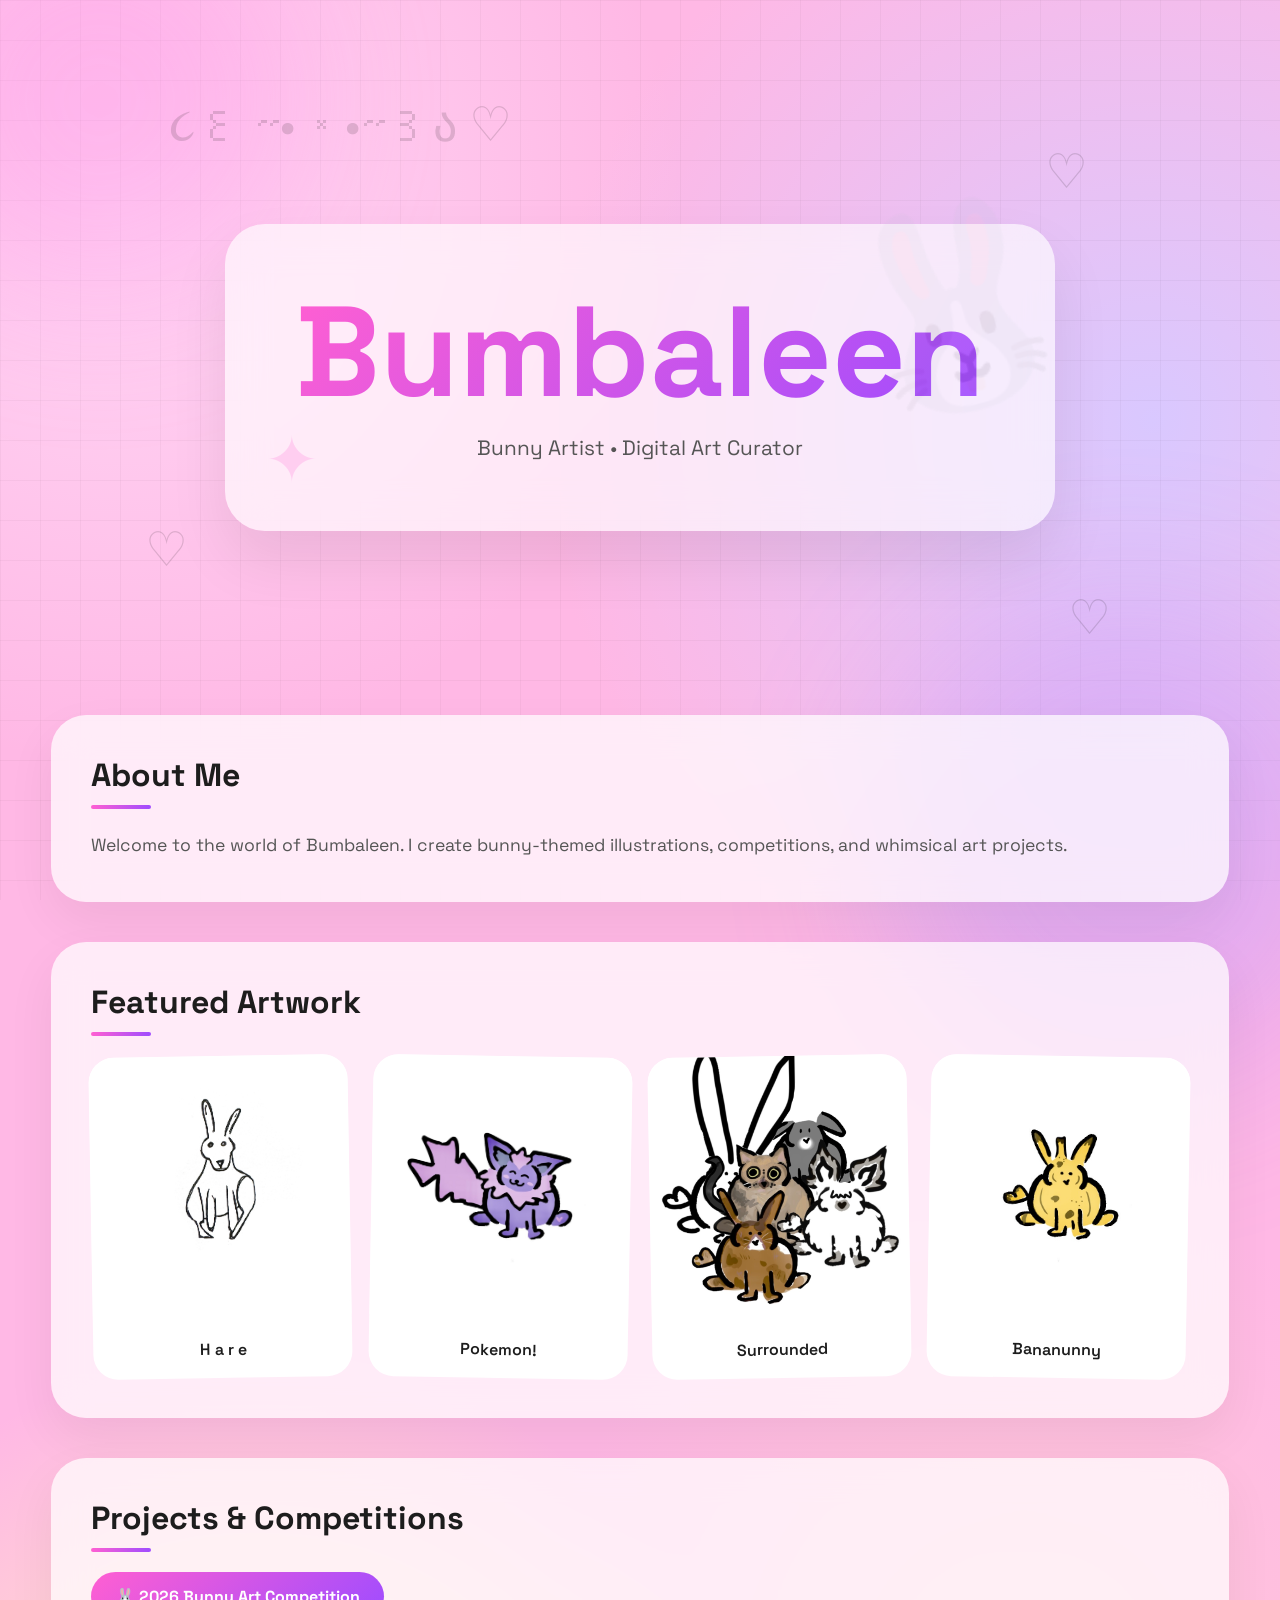
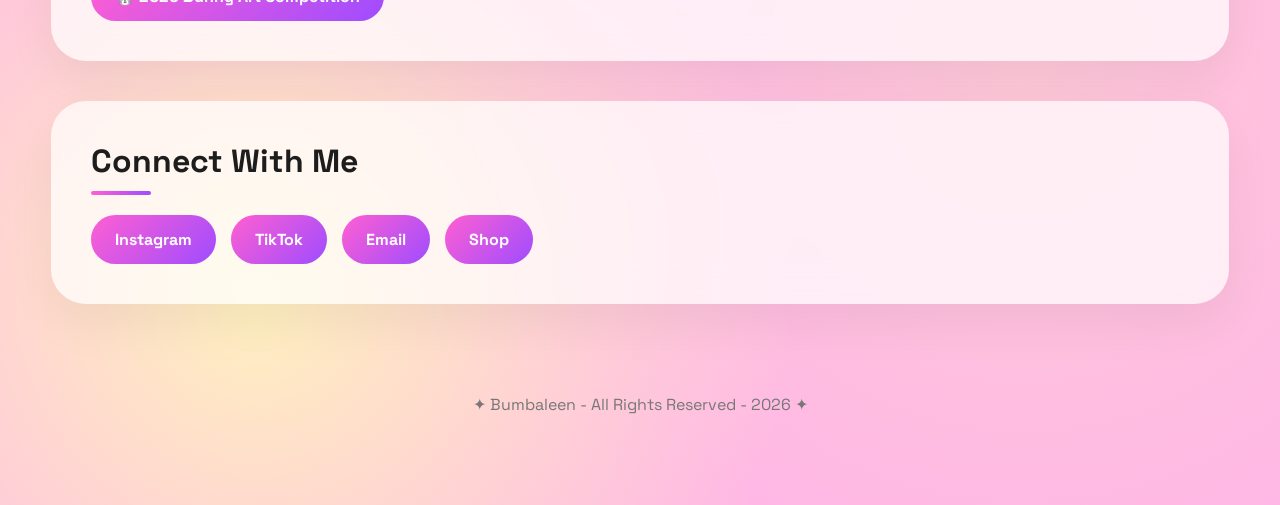
<file: index.html>
<!DOCTYPE html>
<html lang="en">
<head>
<meta charset="UTF-8">
<meta name="viewport" content="width=device-width, initial-scale=1.0">
<title>Bumbaleen</title>
<script>
  // Redirect to the main site
  window.location.href = './Bumbaleen/main webby/index.html';
</script>
</head>
<body>
  <p>Redirecting to Bumbaleen...</p>
</body>
</html>
</file>
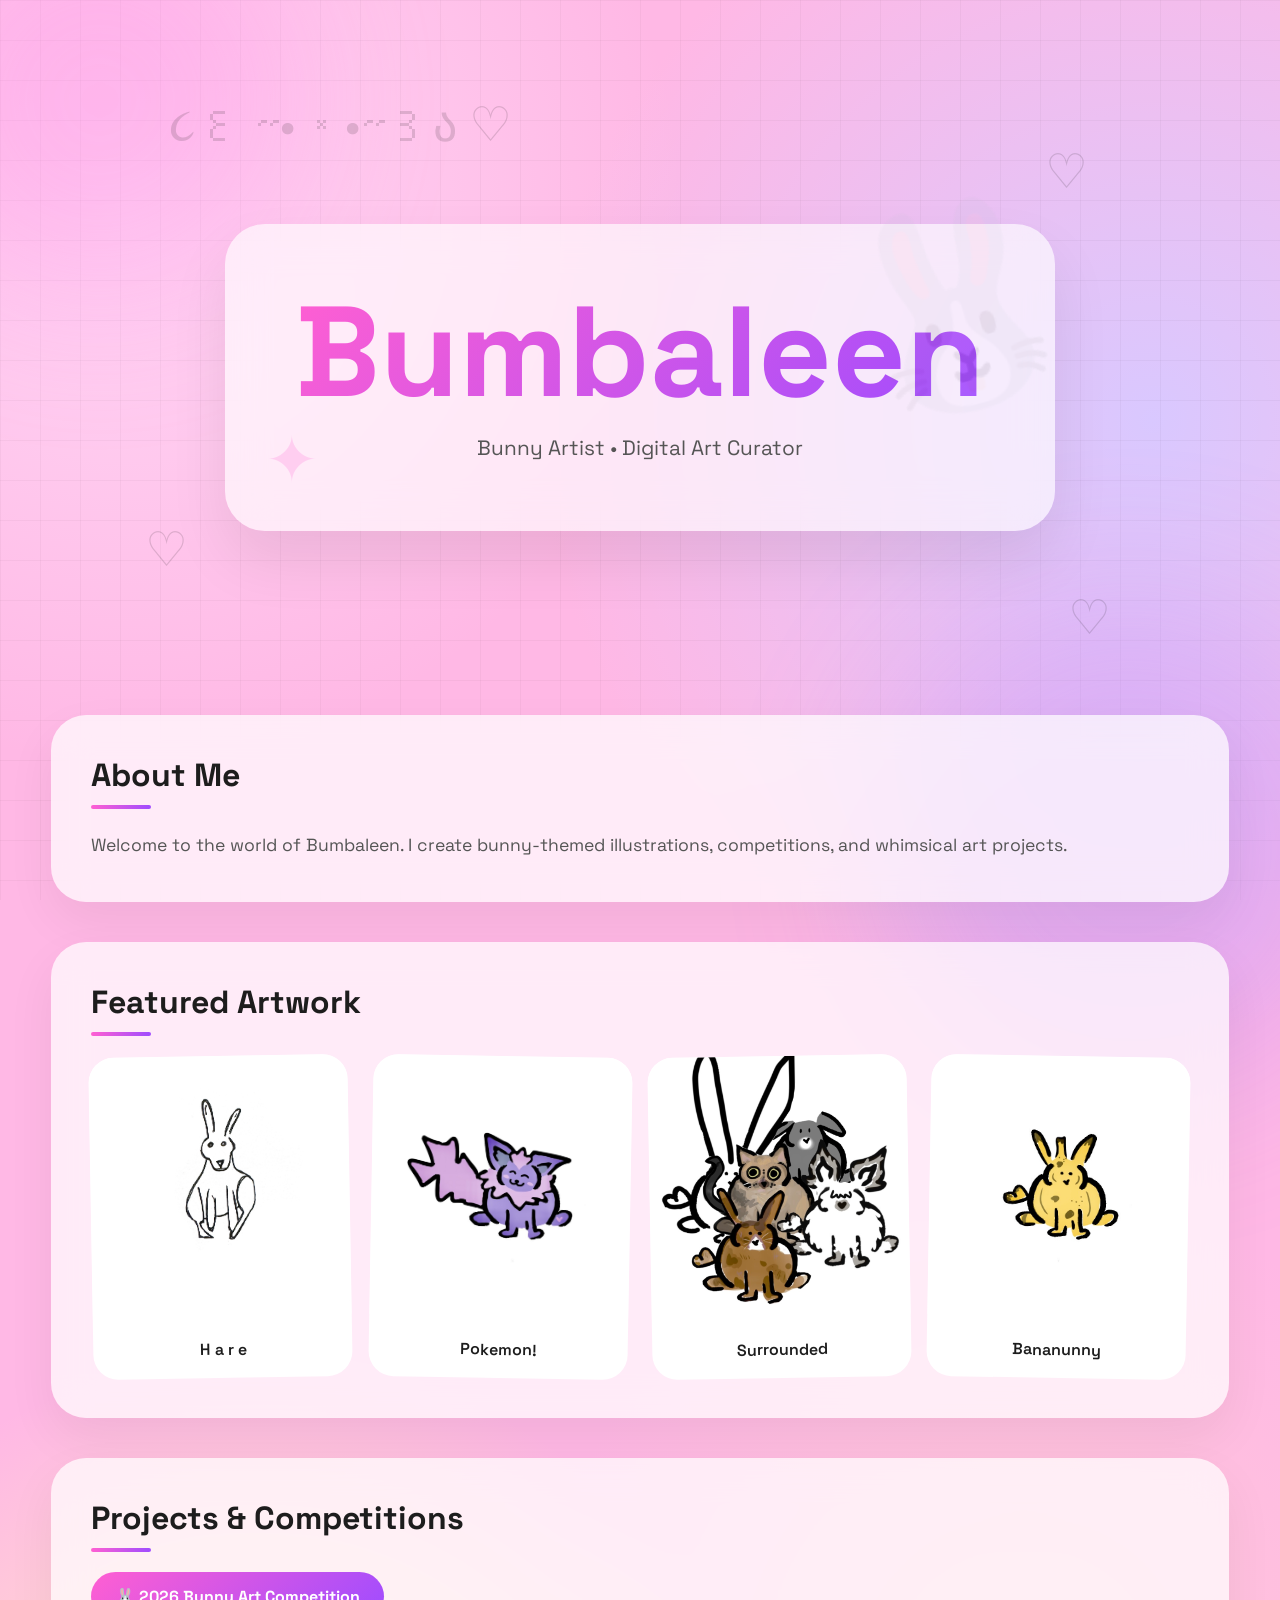
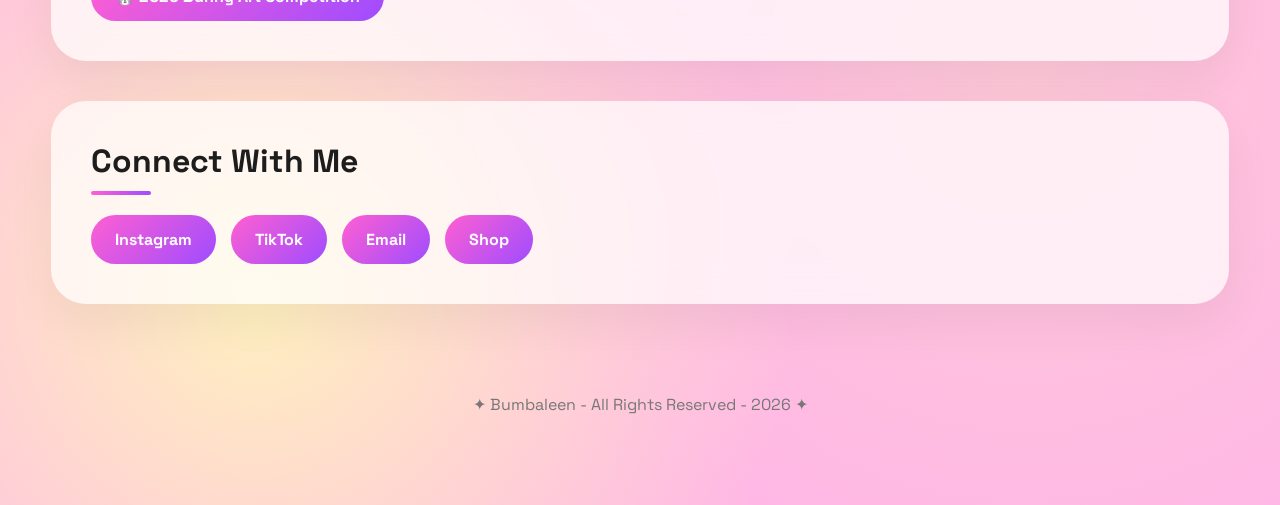
<file: Bumbaleen/main webby/index.html>
<!DOCTYPE html>
<html lang="en">
<head>
<meta charset="UTF-8">
<meta name="viewport" content="width=device-width, initial-scale=1.0">
<title>Bumbaleen</title>

<link href="https://fonts.googleapis.com/css2?family=Space+Grotesk:wght@300;400;500;700&display=swap" rel="stylesheet">

<link rel="stylesheet" href="style.css">
</head>

<body>

<div class="blob blob1"></div>
<div class="blob blob2"></div>

<div class="container">

<section class="hero">

<div class="doodles">
<div class="doodle d1">૮꒰ ˶• ༝ •˶꒱ა ♡</div>
<div class="doodle d2">♡</div>
<div class="doodle d3">♡</div>
<div class="doodle d4">♡</div>
</div>

<div class="hero-card">

<h1>Bumbaleen</h1>

<p class="tagline">
Bunny Artist • Digital Art Curator
</p>

</div>

</section>

<section class="section">
<div class="card">

<h2>About Me</h2>

<p class="bio">
Welcome to the world of Bumbaleen. I create bunny-themed illustrations, competitions, and whimsical art projects.
</p>

</div>
</section>

<section class="section">
<div class="card">

<h2>Featured Artwork</h2>

<div class="gallery">

<div class="art">
<img src="Untitled256_20260115131650.jpeg" alt="">
<p>H a r e</p>
</div>

<div class="art">
<img src="IMG_6233.jpeg" alt="">
<p>Pokemon!</p>
</div>

<div class="art">
<img src="IMG_6665.jpeg" alt="">
<p>Surrounded</p>
</div>

<div class="art">
<img src="IMG_6043.jpeg" alt="">
<p>Bananunny</p>
</div>

</div>

</div>
</section>

<section class="section">
<div class="card">

<h2>Projects & Competitions</h2>

<div class="button-group">
<a class="button" href="competition.html">
🐰 2026 Bunny Art Competition
</a>
</div>

</div>
</section>

<section class="section">
<div class="card">

<h2>Connect With Me</h2>

<div class="button-group">

<a class="button" href="https://instagram.com/yourusername" target="_blank">
Instagram
</a>

<a class="button" href="https://tiktok.com/@yourusername" target="_blank">
TikTok
</a>

<a class="button" href="mailto:your@email.com">
Email
</a>

<a class="button" href="#">
Shop
</a>

</div>

</div>
</section>

<footer>
✦ Bumbaleen - All Rights Reserved - 2026 ✦ 
</footer>

</div>

</body>
</html>
</file>
<file: Bumbaleen/main webby/style.css>
*{
    margin:0;
    padding:0;
    box-sizing:border-box;
}

:root{
    --pink:#ff5fd2;
    --purple:#9f4cff;
    --cream:#FFB8E5;
    --dark:#1d1d1d;
}

body{
    font-family:'Space Grotesk',sans-serif;
    color:var(--dark);
    overflow-x:hidden;
    background:
    radial-gradient(circle at 10% 10%, #ffd7f5 0%, transparent 25%),
    radial-gradient(circle at 90% 20%, #d9c8ff 0%, transparent 30%),
    radial-gradient(circle at 20% 90%, #fff1bf 0%, transparent 25%),
    radial-gradient(circle at 80% 80%, #ffc8d8 0%, transparent 25%),
    var(--cream);
}

body::before{
    content:"";
    position:fixed;
    inset:0;
    background-image:
    linear-gradient(rgba(0,0,0,.03) 1px, transparent 1px),
    linear-gradient(90deg, rgba(0,0,0,.03) 1px, transparent 1px);
    background-size:40px 40px;
    pointer-events:none;
}

.blob{
    position:fixed;
    border-radius:50%;
    filter:blur(80px);
    opacity:.3;
    pointer-events:none;
}

.blob1{
    width:400px;
    height:400px;
    background:#ff77df;
    top:-100px;
    left:-100px;
}

.blob2{
    width:500px;
    height:500px;
    background:#b487ff;
    bottom:-200px;
    right:-100px;
}

.container{
    width:min(1200px,92%);
    margin:auto;
    padding:40px 0;
    position:relative;
    z-index:2;
}

.hero{
    min-height:75vh;
    display:flex;
    align-items:center;
    justify-content:center;
    text-align:center;
    position:relative;
}

.hero-card{
    background:rgba(255,255,255,.65);
    backdrop-filter:blur(20px);
    padding:70px;
    border-radius:40px;
    position:relative;
    box-shadow:
    0 30px 60px rgba(0,0,0,.08);
}

.hero-card::before{
    content:"🐰";
    position:absolute;
    font-size:12rem;
    right:-20px;
    top:-40px;
    opacity:.08;
    transform:rotate(-15deg);
}

.hero-card::after{
    content:"✦";
    position:absolute;
    left:40px;
    bottom:30px;
    font-size:4rem;
    color:var(--pink);
    opacity:.2;
}

h1{
    font-size:clamp(4rem,10vw,8rem);
    line-height:.9;

    background:
    linear-gradient(
    135deg,
    var(--pink),
    var(--purple)
    );

    -webkit-background-clip:text;
    -webkit-text-fill-color:transparent;
}

.tagline{
    margin-top:25px;
    font-size:1.3rem;
    color:#555;
}

.section{
    margin-bottom:40px;
}

.card{
    background:rgba(255,255,255,.72);
    backdrop-filter:blur(18px);
    border-radius:35px;
    padding:40px;
    box-shadow:
    0 20px 50px rgba(0,0,0,.06);
}

.card h2{
    font-size:2rem;
    margin-bottom:20px;
    position:relative;
}

.card h2::after{
    content:"";
    width:60px;
    height:4px;
    background:linear-gradient(
    90deg,
    var(--pink),
    var(--purple)
    );
    display:block;
    margin-top:10px;
    border-radius:999px;
}

.bio{
    line-height:1.9;
    font-size:1.1rem;
    color:#555;
}

.gallery{
    display:grid;
    grid-template-columns:
    repeat(auto-fit,minmax(240px,1fr));
    gap:20px;
}

.art{
    background:white;
    border-radius:25px;
    overflow:hidden;
    transition:.35s;
    transform:rotate(-1deg);
}

.art:nth-child(even){
    transform:rotate(1deg);
}

.art:hover{
    transform:translateY(-10px) rotate(0deg);
}

.art img{
    width:100%;
    height:260px;
    object-fit:cover;
}

.art p{
    padding:18px;
    text-align:center;
    font-weight:600;
}

.button-group{
    display:flex;
    flex-wrap:wrap;
    gap:15px;
}

.button{
    text-decoration:none;
    color:white;

    background:
    linear-gradient(
    135deg,
    var(--pink),
    var(--purple)
    );

    padding:14px 24px;
    border-radius:999px;
    font-weight:700;

    transition:.3s;
}

.button:hover{
    transform:translateY(-4px) scale(1.03);
}

footer{
    text-align:center;
    padding:50px;
    color:#777;
}

.doodles{
    position:absolute;
    inset:0;
    pointer-events:none;
}

.doodle{
    position:absolute;
    opacity:.15;
    font-size:3rem;
}

.d1{
    top:8%;
    left:10%;
}

.d2{
    top:15%;
    right:12%;
}

.d3{
    bottom:20%;
    left:8%;
}

.d4{
    bottom:10%;
    right:10%;
}

@media(max-width:768px){

.hero{
    min-height:55vh;
}

.hero-card{
    width:100%;
    padding:35px 12px;
    border-radius:28px;
    overflow:visible;
}

h1{
    font-size:12vw;
    line-height:1.05;
    letter-spacing:-0.06em;
    white-space:nowrap;
}

.tagline{
    font-size:1rem;
    margin-top:18px;
}

.card{
    padding:25px;
}

}
</file>
